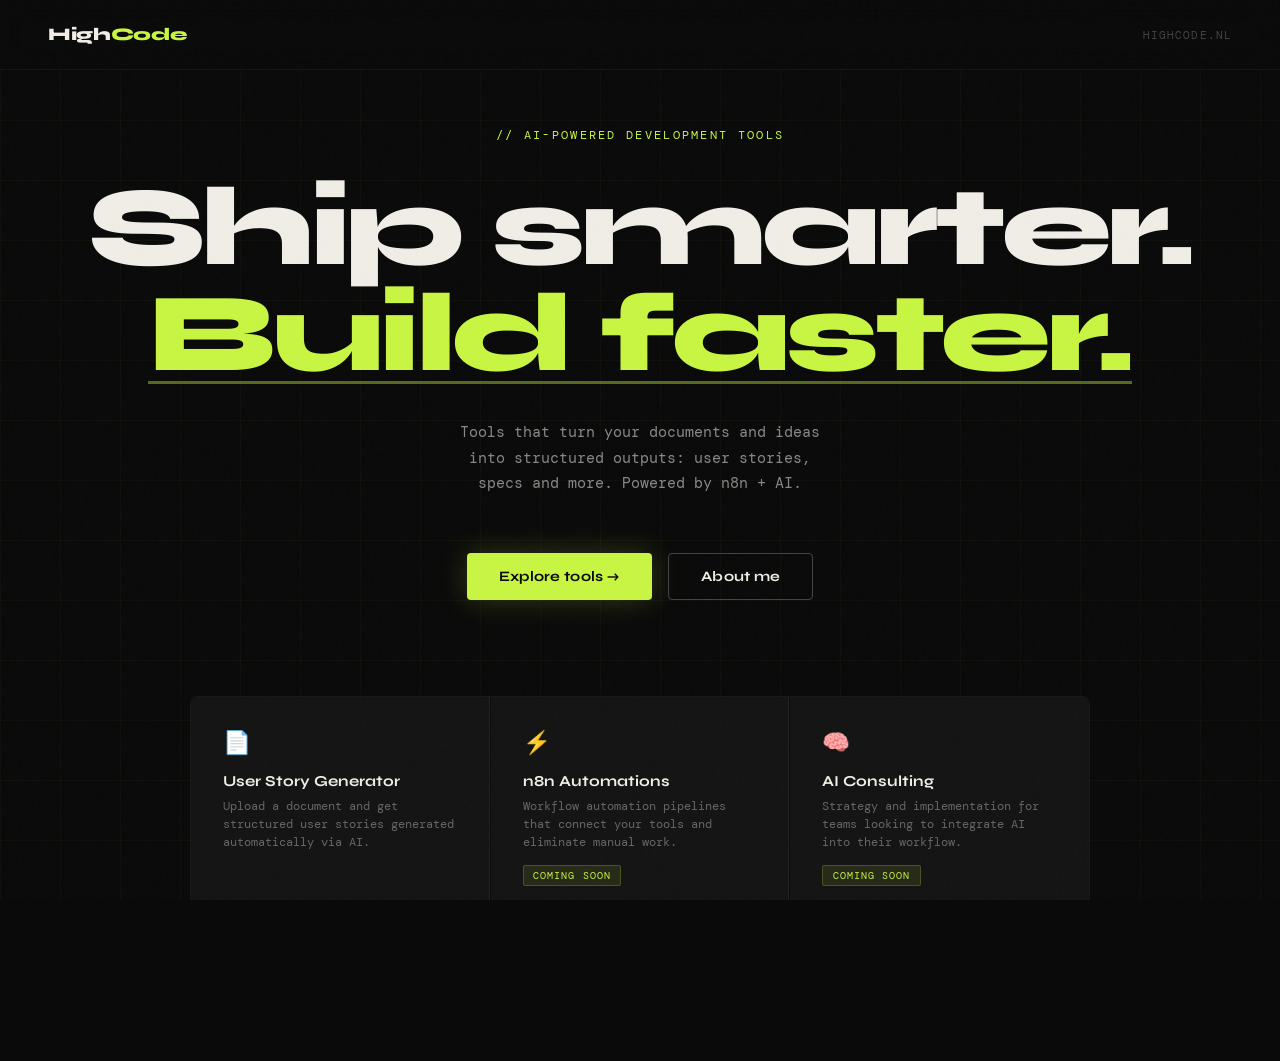
<file: index.html>
<!DOCTYPE html>
<html lang="en">
<head>
  <meta charset="UTF-8" />
  <meta name="viewport" content="width=device-width, initial-scale=1.0" />
  <title>HighCode · AI-Powered Development</title>
  <link href="https://fonts.googleapis.com/css2?family=Syne:wght@400;700;800&family=DM+Mono:ital@0;1&display=swap" rel="stylesheet" />
  <style>
    *, *::before, *::after { box-sizing: border-box; margin: 0; padding: 0; }

    :root {
      --bg: #0a0a0a;
      --fg: #f0ede6;
      --accent: #c8f542;
      --muted: #444;
      --card: #141414;
    }

    html, body {
      height: 100%;
      background: var(--bg);
      color: var(--fg);
      font-family: 'Syne', sans-serif;
      overflow-x: hidden;
    }

    /* Noise overlay */
    body::before {
      content: '';
      position: fixed;
      inset: 0;
      background-image: url("data:image/svg+xml,%3Csvg viewBox='0 0 256 256' xmlns='http://www.w3.org/2000/svg'%3E%3Cfilter id='noise'%3E%3CfeTurbulence type='fractalNoise' baseFrequency='0.9' numOctaves='4' stitchTiles='stitch'/%3E%3C/filter%3E%3Crect width='100%25' height='100%25' filter='url(%23noise)' opacity='0.04'/%3E%3C/svg%3E");
      pointer-events: none;
      z-index: 999;
      opacity: 0.4;
    }

    /* Grid background */
    body::after {
      content: '';
      position: fixed;
      inset: 0;
      background-image:
        linear-gradient(rgba(200,245,66,0.03) 1px, transparent 1px),
        linear-gradient(90deg, rgba(200,245,66,0.03) 1px, transparent 1px);
      background-size: 60px 60px;
      pointer-events: none;
      z-index: 0;
    }

    nav {
      position: fixed;
      top: 0;
      left: 0;
      right: 0;
      z-index: 100;
      display: flex;
      align-items: center;
      justify-content: space-between;
      padding: 1.5rem 3rem;
      border-bottom: 1px solid rgba(255,255,255,0.05);
      background: rgba(10,10,10,0.8);
      backdrop-filter: blur(12px);
    }

    .logo {
      font-size: 1.1rem;
      font-weight: 800;
      letter-spacing: -0.02em;
    }

    .logo span { color: var(--accent); }

    .nav-tag {
      font-family: 'DM Mono', monospace;
      font-size: 0.7rem;
      color: var(--muted);
      letter-spacing: 0.1em;
      text-transform: uppercase;
    }

    main {
      position: relative;
      z-index: 1;
      min-height: 100vh;
      display: flex;
      flex-direction: column;
      align-items: center;
      justify-content: center;
      padding: 8rem 2rem 4rem;
      text-align: center;
    }

    .eyebrow {
      font-family: 'DM Mono', monospace;
      font-size: 0.72rem;
      letter-spacing: 0.2em;
      text-transform: uppercase;
      color: var(--accent);
      margin-bottom: 2rem;
      opacity: 0;
      animation: fadeUp 0.6s ease forwards 0.1s;
    }

    h1 {
      font-size: clamp(3rem, 9vw, 7rem);
      font-weight: 800;
      line-height: 0.95;
      letter-spacing: -0.04em;
      max-width: 14ch;
      margin-bottom: 2rem;
      opacity: 0;
      animation: fadeUp 0.6s ease forwards 0.25s;
    }

    h1 em {
      font-style: normal;
      color: var(--accent);
      position: relative;
      display: inline-block;
    }

    h1 em::after {
      content: '';
      position: absolute;
      bottom: 4px;
      left: 0;
      right: 0;
      height: 3px;
      background: var(--accent);
      opacity: 0.4;
    }

    .subtitle {
      font-family: 'DM Mono', monospace;
      font-size: 0.95rem;
      color: #888;
      max-width: 42ch;
      line-height: 1.7;
      margin-bottom: 3.5rem;
      opacity: 0;
      animation: fadeUp 0.6s ease forwards 0.4s;
    }

    .cta-group {
      display: flex;
      gap: 1rem;
      flex-wrap: wrap;
      justify-content: center;
      opacity: 0;
      animation: fadeUp 0.6s ease forwards 0.55s;
    }

    .btn {
      display: inline-flex;
      align-items: center;
      gap: 0.5rem;
      padding: 0.85rem 2rem;
      font-family: 'Syne', sans-serif;
      font-size: 0.9rem;
      font-weight: 700;
      letter-spacing: 0.02em;
      border-radius: 4px;
      cursor: pointer;
      text-decoration: none;
      transition: transform 0.15s ease, box-shadow 0.15s ease;
    }

    .btn:hover { transform: translateY(-2px); }

    .btn-primary {
      background: var(--accent);
      color: #0a0a0a;
      border: none;
      box-shadow: 0 0 30px rgba(200,245,66,0.2);
    }

    .btn-primary:hover {
      box-shadow: 0 0 40px rgba(200,245,66,0.35);
    }

    .btn-secondary {
      background: transparent;
      color: var(--fg);
      border: 1px solid var(--muted);
    }

    .btn-secondary:hover {
      border-color: var(--fg);
    }

    /* Cards */
    .cards {
      display: grid;
      grid-template-columns: repeat(3, 1fr);
      gap: 1px;
      max-width: 900px;
      width: 100%;
      margin-top: 6rem;
      border: 1px solid rgba(255,255,255,0.06);
      border-radius: 8px;
      overflow: hidden;
      opacity: 0;
      animation: fadeUp 0.6s ease forwards 0.7s;
    }

    .card {
      background: var(--card);
      padding: 2rem;
      text-align: left;
      border-right: 1px solid rgba(255,255,255,0.06);
    }

    .card:last-child { border-right: none; }

    a.card {
      text-decoration: none;
      color: inherit;
      display: block;
      transition: transform 0.25s ease, background 0.25s ease;
    }

    a.card:hover {
      transform: translateY(-2px);
      background: rgba(255,255,255,0.04);
    }

    a.card:focus-visible {
      outline: 1px solid var(--accent);
      outline-offset: -1px;
    }

    .card-icon {
      font-size: 1.4rem;
      margin-bottom: 1rem;
    }

    .card-title {
      font-size: 0.95rem;
      font-weight: 700;
      margin-bottom: 0.5rem;
    }

    .card-desc {
      font-family: 'DM Mono', monospace;
      font-size: 0.72rem;
      color: #666;
      line-height: 1.6;
    }

    /* Coming soon badge */
    .badge {
      display: inline-block;
      font-family: 'DM Mono', monospace;
      font-size: 0.65rem;
      letter-spacing: 0.1em;
      text-transform: uppercase;
      background: rgba(200,245,66,0.1);
      color: var(--accent);
      border: 1px solid rgba(200,245,66,0.2);
      padding: 0.2rem 0.6rem;
      border-radius: 2px;
      margin-top: 0.75rem;
      display: inline-block;
    }

    footer {
      position: relative;
      z-index: 1;
      text-align: center;
      padding: 2rem;
      font-family: 'DM Mono', monospace;
      font-size: 0.7rem;
      color: var(--muted);
      letter-spacing: 0.05em;
    }

    @keyframes fadeUp {
      from { opacity: 0; transform: translateY(20px); }
      to   { opacity: 1; transform: translateY(0); }
    }

    @media (max-width: 640px) {
      nav { padding: 1.25rem 1.5rem; }
      .cards { grid-template-columns: 1fr; }
      .card { border-right: none; border-bottom: 1px solid rgba(255,255,255,0.06); }
      .card:last-child { border-bottom: none; }
    }
  </style>
</head>
<body>

  <nav>
    <div class="logo">High<span>Code</span></div>
    <div class="nav-tag">highcode.nl</div>
  </nav>

  <main>
    <div class="eyebrow">// AI-powered development tools</div>

    <h1>Ship smarter.<br /><em>Build faster.</em></h1>

    <p class="subtitle">
      Tools that turn your documents and ideas into structured outputs:
      user stories, specs and more. Powered by n8n + AI.
    </p>

    <div class="cta-group">
      <a href="#tools" class="btn btn-primary">
        Explore tools →
      </a>
      <a href="https://roshanragunath.com" class="btn btn-secondary" target="_blank">
        About me
      </a>
    </div>

    <div class="cards" id="tools">
      <a class="card" href="https://stories.highcode.nl">
        <div class="card-icon">📄</div>
        <div class="card-title">User Story Generator</div>
        <div class="card-desc">Upload a document and get structured user stories generated automatically via AI.</div>
      </a>
      <div class="card">
        <div class="card-icon">⚡</div>
        <div class="card-title">n8n Automations</div>
        <div class="card-desc">Workflow automation pipelines that connect your tools and eliminate manual work.</div>
        <span class="badge">Coming soon</span>
      </div>
      <div class="card">
        <div class="card-icon">🧠</div>
        <div class="card-title">AI Consulting</div>
        <div class="card-desc">Strategy and implementation for teams looking to integrate AI into their workflow.</div>
        <span class="badge">Coming soon</span>
      </div>
    </div>
  </main>

  <footer>
    © 2026 HighCode · highcode.nl · Built by Roshan Ragunath
  </footer>

</body>
</html>
</file>
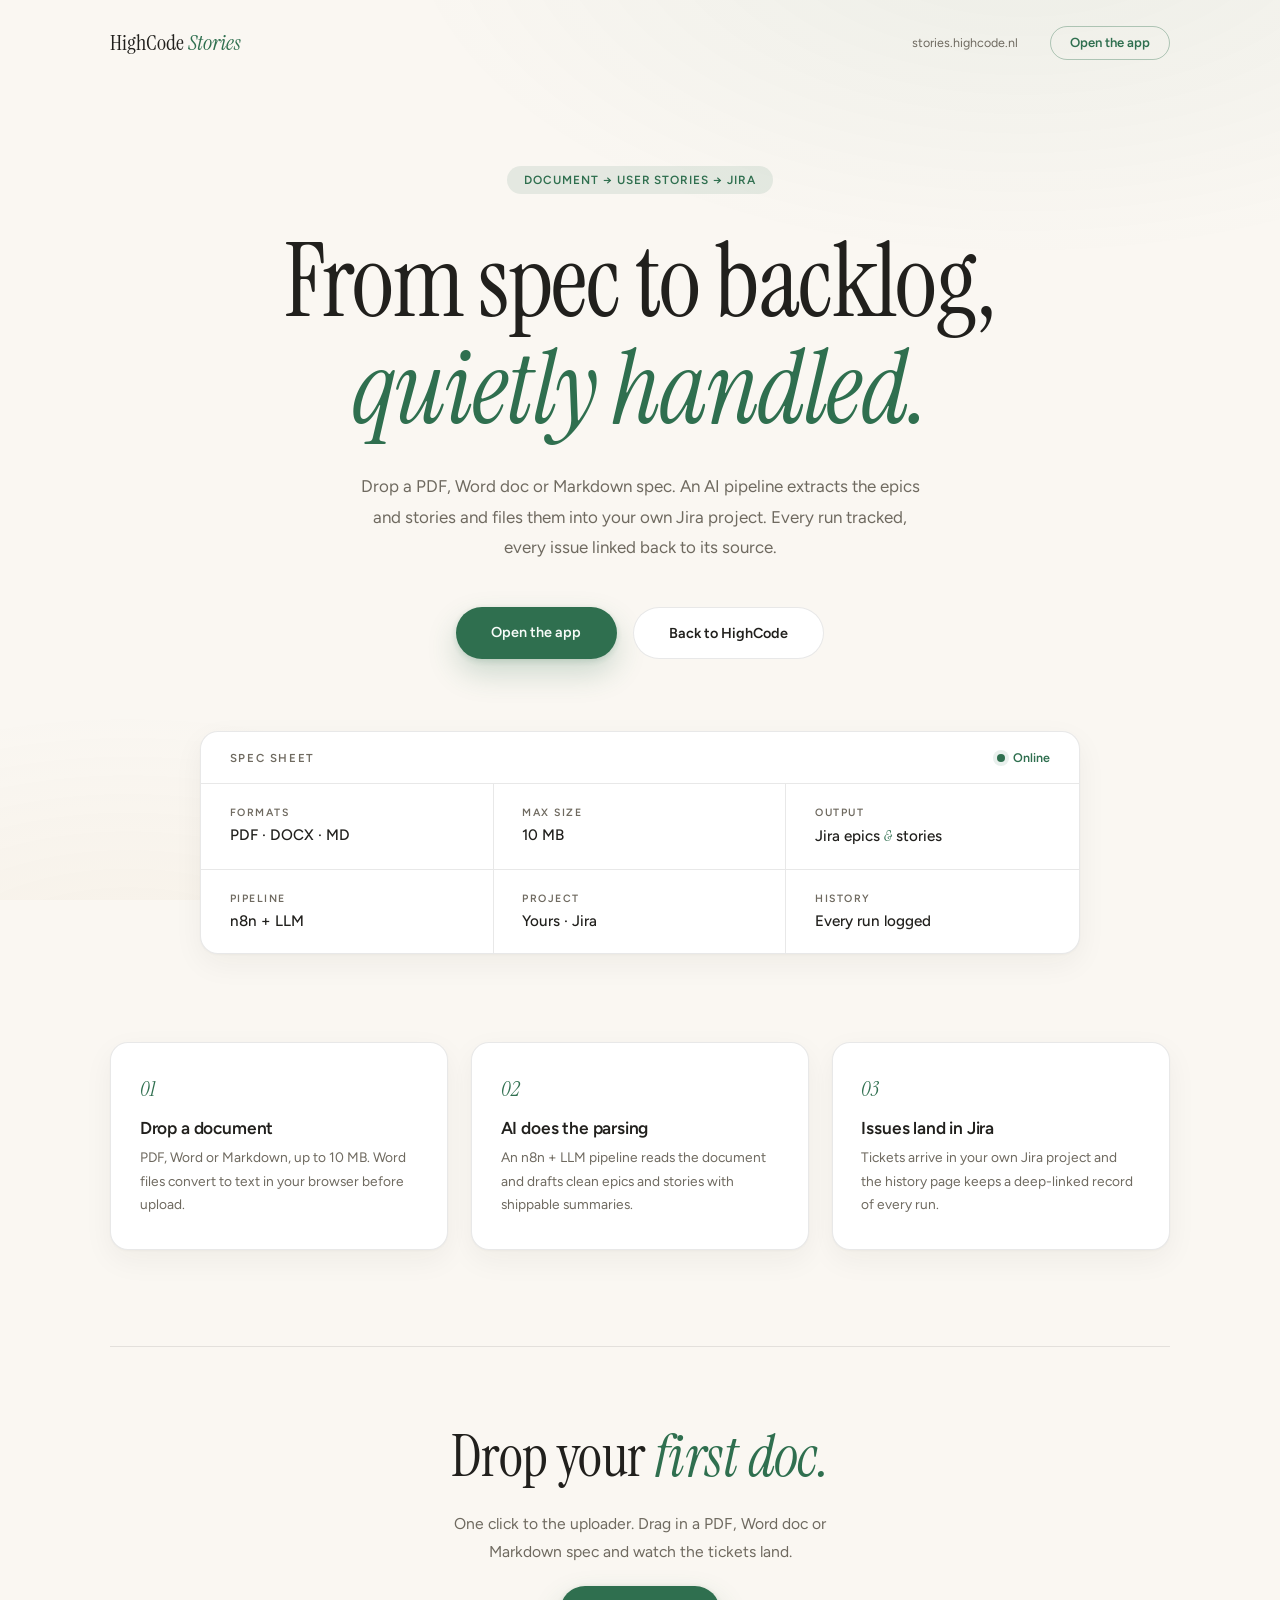
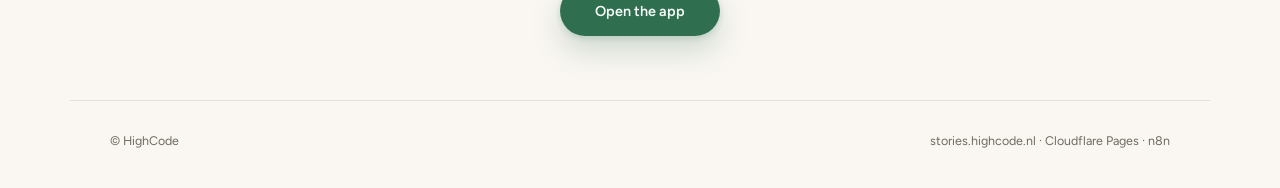
<file: highcode-stories/index.html>
<!DOCTYPE html>
<html lang="en">
<head>
  <meta charset="UTF-8" />
  <meta name="viewport" content="width=device-width, initial-scale=1.0" />
  <meta name="description" content="Stories turns documents into Jira user stories. A HighCode tool." />
  <title>Stories · HighCode</title>

  <link rel="preconnect" href="https://fonts.googleapis.com" />
  <link rel="preconnect" href="https://fonts.gstatic.com" crossorigin />
  <link href="https://fonts.googleapis.com/css2?family=Instrument+Serif:ital@0;1&family=Figtree:wght@400;500;600&display=swap" rel="stylesheet" />

  <style>
    *, *::before, *::after { box-sizing: border-box; margin: 0; padding: 0; }

    :root {
      --bg: #faf7f2;
      --ink: #21201d;
      --ink-soft: #6f6a60;
      --pine: #2f6f4f;
      --pine-deep: #275e43;
      --pine-soft: rgba(47, 111, 79, 0.1);
      --line: rgba(33, 32, 29, 0.1);
      --card: #ffffff;
    }

    html, body {
      background: var(--bg);
      color: var(--ink);
      font-family: 'Figtree', sans-serif;
      min-height: 100%;
      overflow-x: hidden;
    }

    /* soft radial wash */
    body::before {
      content: '';
      position: fixed;
      inset: 0;
      background:
        radial-gradient(900px 500px at 80% -10%, rgba(47, 111, 79, 0.07), transparent 70%),
        radial-gradient(700px 400px at 10% 110%, rgba(196, 148, 70, 0.06), transparent 70%);
      pointer-events: none;
      z-index: 0;
    }

    nav {
      position: relative;
      z-index: 2;
      max-width: 1140px;
      margin: 0 auto;
      display: flex;
      justify-content: space-between;
      align-items: center;
      padding: 1.6rem 2.5rem;
    }
    .logo {
      font-family: 'Instrument Serif', serif;
      font-size: 1.35rem;
      color: var(--ink);
      text-decoration: none;
    }
    .logo em { color: var(--pine); }
    .nav-right { display: flex; gap: 2rem; align-items: center; }
    .nav-tag { font-size: 0.78rem; color: var(--ink-soft); }
    .nav-cta {
      font-size: 0.82rem;
      font-weight: 600;
      color: var(--pine);
      text-decoration: none;
      padding: 0.55rem 1.2rem;
      border-radius: 999px;
      border: 1px solid rgba(47, 111, 79, 0.35);
      transition: background 0.18s ease;
    }
    .nav-cta:hover { background: var(--pine-soft); }
    .nav-cta:focus-visible { outline: 2px solid var(--pine); outline-offset: 2px; }

    main {
      position: relative;
      z-index: 1;
      max-width: 1140px;
      margin: 0 auto;
      padding: 5rem 2.5rem 5rem;
      text-align: center;
    }

    .pill {
      display: inline-block;
      font-size: 0.74rem;
      font-weight: 600;
      letter-spacing: 0.08em;
      text-transform: uppercase;
      color: var(--pine);
      background: var(--pine-soft);
      border-radius: 999px;
      padding: 0.45rem 1.1rem;
      margin-bottom: 2.2rem;
      opacity: 0;
      animation: fadeUp 0.7s cubic-bezier(0.16, 1, 0.3, 1) forwards 0.1s;
    }

    h1 {
      font-family: 'Instrument Serif', serif;
      font-weight: 400;
      font-size: clamp(3.2rem, 8vw, 6.4rem);
      line-height: 1.04;
      letter-spacing: -0.015em;
      max-width: 17ch;
      margin: 0 auto 1.8rem;
      opacity: 0;
      animation: fadeUp 0.7s cubic-bezier(0.16, 1, 0.3, 1) forwards 0.2s;
    }
    h1 em { color: var(--pine); }

    .lede {
      font-size: 1.06rem;
      line-height: 1.8;
      color: var(--ink-soft);
      max-width: 52ch;
      margin: 0 auto 2.8rem;
      opacity: 0;
      animation: fadeUp 0.7s cubic-bezier(0.16, 1, 0.3, 1) forwards 0.32s;
    }

    .cta-row {
      display: flex;
      gap: 1rem;
      justify-content: center;
      flex-wrap: wrap;
      margin-bottom: 4.5rem;
      opacity: 0;
      animation: fadeUp 0.7s cubic-bezier(0.16, 1, 0.3, 1) forwards 0.44s;
    }
    .btn {
      font-size: 0.9rem;
      font-weight: 600;
      padding: 1rem 2.2rem;
      border-radius: 999px;
      text-decoration: none;
      transition: transform 0.18s ease, box-shadow 0.18s ease;
    }
    .btn:hover { transform: translateY(-2px); }
    .btn:active { transform: translateY(0); }
    .btn:focus-visible { outline: 2px solid var(--pine); outline-offset: 3px; }
    .btn-primary {
      background: var(--pine);
      color: #f6fbf8;
      box-shadow: 0 14px 30px rgba(47, 111, 79, 0.22), 0 2px 6px rgba(47, 111, 79, 0.18);
    }
    .btn-primary:hover {
      background: var(--pine-deep);
      box-shadow: 0 18px 40px rgba(47, 111, 79, 0.3);
    }
    .btn-ghost {
      color: var(--ink);
      border: 1px solid var(--line);
      background: var(--card);
    }
    .btn-ghost:hover { border-color: rgba(33, 32, 29, 0.3); }

    /* Spec sheet */
    .spec-sheet {
      max-width: 880px;
      margin: 0 auto 5.5rem;
      background: var(--card);
      border: 1px solid var(--line);
      border-radius: 18px;
      box-shadow: 0 10px 30px rgba(33, 32, 29, 0.05), 0 1px 3px rgba(33, 32, 29, 0.04);
      text-align: left;
      overflow: hidden;
      opacity: 0;
      animation: fadeUp 0.7s cubic-bezier(0.16, 1, 0.3, 1) forwards 0.56s;
    }

    .spec-header {
      display: flex;
      justify-content: space-between;
      align-items: center;
      padding: 1.1rem 1.8rem;
      border-bottom: 1px solid var(--line);
    }
    .spec-title {
      font-size: 0.72rem;
      font-weight: 600;
      letter-spacing: 0.14em;
      text-transform: uppercase;
      color: var(--ink-soft);
    }
    .spec-status {
      display: inline-flex;
      align-items: center;
      gap: 0.5rem;
      font-size: 0.78rem;
      font-weight: 600;
      color: var(--pine);
    }
    .spec-status .dot {
      width: 8px;
      height: 8px;
      border-radius: 50%;
      background: var(--pine);
      box-shadow: 0 0 0 4px var(--pine-soft);
    }

    .spec-grid {
      display: grid;
      grid-template-columns: repeat(3, 1fr);
    }
    .spec-cell {
      padding: 1.4rem 1.8rem;
      border-right: 1px solid var(--line);
      border-bottom: 1px solid var(--line);
    }
    .spec-cell:nth-child(3n) { border-right: none; }
    .spec-cell:nth-child(n+4) { border-bottom: none; }

    .spec-key {
      font-size: 0.66rem;
      font-weight: 600;
      letter-spacing: 0.14em;
      text-transform: uppercase;
      color: var(--ink-soft);
      margin-bottom: 0.45rem;
    }
    .spec-val {
      font-size: 0.95rem;
      font-weight: 500;
      color: var(--ink);
    }
    .spec-val em {
      font-family: 'Instrument Serif', serif;
      font-style: italic;
      color: var(--pine);
    }

    /* Steps */
    .steps {
      display: grid;
      grid-template-columns: repeat(3, 1fr);
      gap: 1.4rem;
      text-align: left;
      margin-bottom: 6rem;
    }
    .card {
      background: var(--card);
      border: 1px solid var(--line);
      border-radius: 18px;
      padding: 2rem 1.8rem;
      box-shadow: 0 10px 30px rgba(33, 32, 29, 0.05), 0 1px 3px rgba(33, 32, 29, 0.04);
      transition: transform 0.2s ease, box-shadow 0.2s ease;
    }
    .card:hover {
      transform: translateY(-4px);
      box-shadow: 0 18px 40px rgba(33, 32, 29, 0.08), 0 2px 5px rgba(33, 32, 29, 0.05);
    }
    .card .num {
      font-family: 'Instrument Serif', serif;
      font-style: italic;
      font-size: 1.3rem;
      color: var(--pine);
      margin-bottom: 1rem;
    }
    .card h3 {
      font-size: 1.08rem;
      font-weight: 600;
      margin-bottom: 0.55rem;
      letter-spacing: -0.01em;
    }
    .card p { font-size: 0.86rem; line-height: 1.7; color: var(--ink-soft); }

    /* Final CTA */
    .final {
      padding-top: 4.5rem;
      border-top: 1px solid var(--line);
    }
    .final h2 {
      font-family: 'Instrument Serif', serif;
      font-weight: 400;
      font-size: clamp(2.2rem, 5vw, 3.6rem);
      letter-spacing: -0.01em;
      margin-bottom: 1rem;
    }
    .final h2 em { color: var(--pine); }
    .final p {
      color: var(--ink-soft);
      max-width: 44ch;
      margin: 0 auto 2.2rem;
      line-height: 1.8;
      font-size: 0.98rem;
    }

    footer {
      position: relative;
      z-index: 1;
      max-width: 1140px;
      margin: 0 auto;
      padding: 2rem 2.5rem 2.5rem;
      border-top: 1px solid var(--line);
      display: flex;
      justify-content: space-between;
      font-size: 0.78rem;
      color: var(--ink-soft);
    }
    footer a { color: var(--ink-soft); text-decoration: none; }
    footer a:hover { color: var(--pine); }
    footer a:focus-visible { outline: 1px solid var(--pine); outline-offset: 2px; }

    @keyframes fadeUp {
      from { opacity: 0; transform: translateY(22px); }
      to   { opacity: 1; transform: translateY(0); }
    }

    @media (max-width: 860px) {
      nav { padding: 1.25rem 1.5rem; }
      .nav-tag { display: none; }
      main { padding: 3.5rem 1.5rem 4rem; }
      .steps { grid-template-columns: 1fr; }
      .spec-grid { grid-template-columns: 1fr 1fr; }
      .spec-cell { border-right: none; }
      .spec-cell:nth-child(odd) { border-right: 1px solid var(--line); }
      .spec-cell:nth-child(n+4) { border-bottom: 1px solid var(--line); }
      .spec-cell:nth-child(n+5) { border-bottom: none; }
      footer { flex-direction: column; gap: 0.5rem; text-align: center; padding: 1.5rem; }
    }
  </style>
</head>
<body>

  <nav>
    <a href="https://highcode.nl" class="logo">HighCode <em>Stories</em></a>
    <div class="nav-right">
      <span class="nav-tag">stories.highcode.nl</span>
      <a href="/app" class="nav-cta">Open the app</a>
    </div>
  </nav>

  <main>

    <!-- HERO -->
    <span class="pill">Document → user stories → Jira</span>

    <h1>From spec to backlog, <em>quietly handled.</em></h1>

    <p class="lede">
      Drop a PDF, Word doc or Markdown spec. An AI pipeline extracts the
      epics and stories and files them into your own Jira project. Every run
      tracked, every issue linked back to its source.
    </p>

    <div class="cta-row">
      <a href="/app" class="btn btn-primary">Open the app</a>
      <a href="https://highcode.nl" class="btn btn-ghost">Back to HighCode</a>
    </div>

    <!-- SPEC SHEET -->
    <section class="spec-sheet" aria-label="Specifications">
      <div class="spec-header">
        <span class="spec-title">Spec sheet</span>
        <span class="spec-status"><span class="dot" aria-hidden="true"></span> Online</span>
      </div>
      <div class="spec-grid">
        <div class="spec-cell">
          <div class="spec-key">Formats</div>
          <div class="spec-val">PDF · DOCX · MD</div>
        </div>
        <div class="spec-cell">
          <div class="spec-key">Max size</div>
          <div class="spec-val">10 MB</div>
        </div>
        <div class="spec-cell">
          <div class="spec-key">Output</div>
          <div class="spec-val">Jira epics <em>&amp;</em> stories</div>
        </div>
        <div class="spec-cell">
          <div class="spec-key">Pipeline</div>
          <div class="spec-val">n8n + LLM</div>
        </div>
        <div class="spec-cell">
          <div class="spec-key">Project</div>
          <div class="spec-val">Yours · Jira</div>
        </div>
        <div class="spec-cell">
          <div class="spec-key">History</div>
          <div class="spec-val">Every run logged</div>
        </div>
      </div>
    </section>

    <!-- HOW IT WORKS -->
    <section class="steps" aria-label="How it works">
      <article class="card">
        <div class="num">01</div>
        <h3>Drop a document</h3>
        <p>PDF, Word or Markdown, up to 10 MB. Word files convert to text in your browser before upload.</p>
      </article>
      <article class="card">
        <div class="num">02</div>
        <h3>AI does the parsing</h3>
        <p>An n8n + LLM pipeline reads the document and drafts clean epics and stories with shippable summaries.</p>
      </article>
      <article class="card">
        <div class="num">03</div>
        <h3>Issues land in Jira</h3>
        <p>Tickets arrive in your own Jira project and the history page keeps a deep-linked record of every run.</p>
      </article>
    </section>

    <!-- FINAL CTA -->
    <section class="final">
      <h2>Drop your <em>first doc.</em></h2>
      <p>
        One click to the uploader. Drag in a PDF, Word doc or Markdown spec
        and watch the tickets land.
      </p>
      <a href="/app" class="btn btn-primary">Open the app</a>
    </section>

  </main>

  <footer>
    <div>© <a href="https://highcode.nl">HighCode</a></div>
    <div>stories.highcode.nl · Cloudflare Pages · n8n</div>
  </footer>

</body>
</html>
</file>
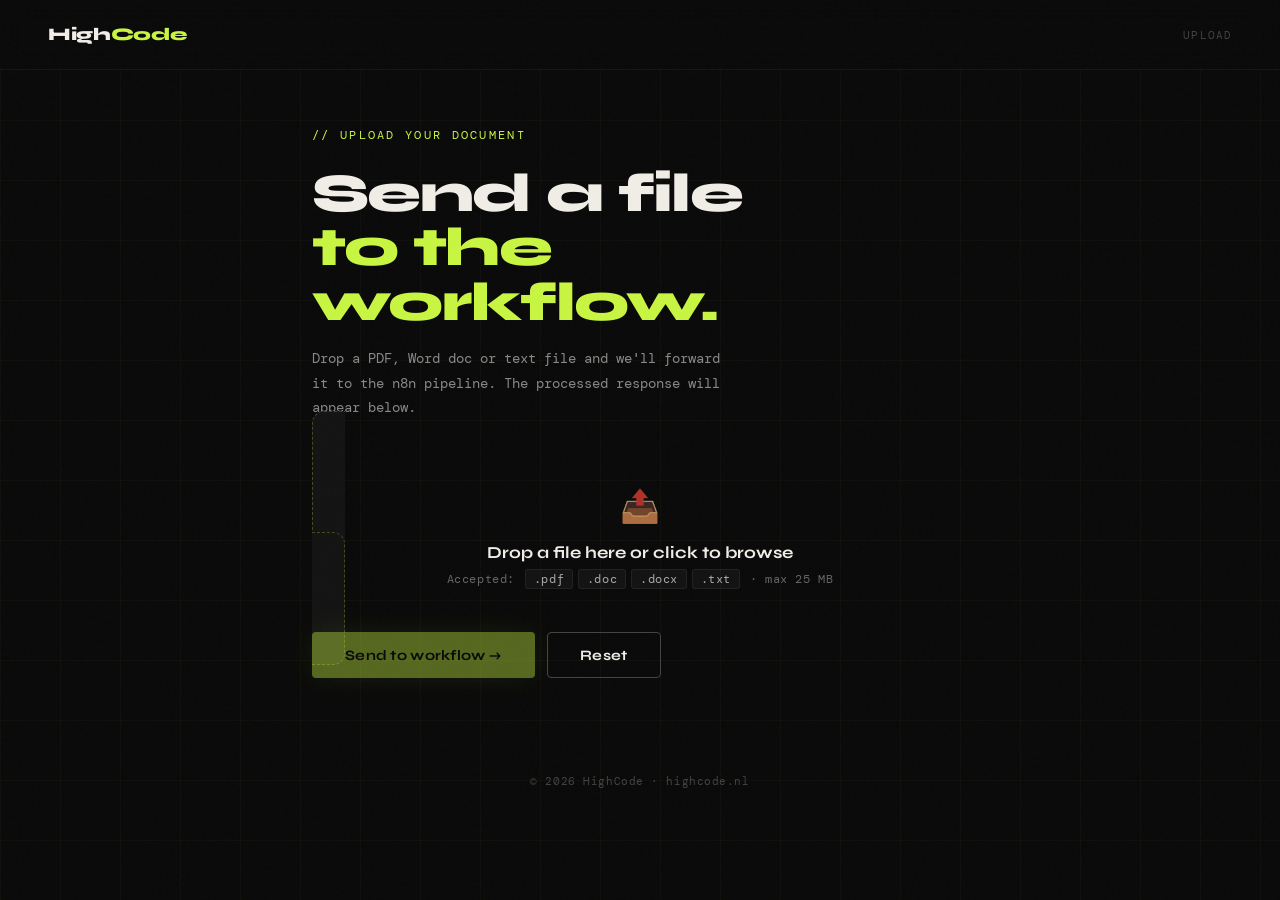
<file: upload.html>
<!DOCTYPE html>
<html lang="en">
<head>
  <meta charset="UTF-8" />
  <meta name="viewport" content="width=device-width, initial-scale=1.0" />
  <title>Upload · HighCode</title>
  <link href="https://fonts.googleapis.com/css2?family=Syne:wght@400;700;800&family=DM+Mono:ital@0;1&display=swap" rel="stylesheet" />
  <style>
    *, *::before, *::after { box-sizing: border-box; margin: 0; padding: 0; }

    :root {
      --bg: #0a0a0a;
      --fg: #f0ede6;
      --accent: #c8f542;
      --muted: #444;
      --card: #141414;
      --danger: #f55c5c;
      --success: #c8f542;
    }

    html, body {
      min-height: 100%;
      background: var(--bg);
      color: var(--fg);
      font-family: 'Syne', sans-serif;
      overflow-x: hidden;
    }

    body::before {
      content: '';
      position: fixed;
      inset: 0;
      background-image: url("data:image/svg+xml,%3Csvg viewBox='0 0 256 256' xmlns='http://www.w3.org/2000/svg'%3E%3Cfilter id='noise'%3E%3CfeTurbulence type='fractalNoise' baseFrequency='0.9' numOctaves='4' stitchTiles='stitch'/%3E%3C/filter%3E%3Crect width='100%25' height='100%25' filter='url(%23noise)' opacity='0.04'/%3E%3C/svg%3E");
      pointer-events: none;
      z-index: 999;
      opacity: 0.4;
    }

    body::after {
      content: '';
      position: fixed;
      inset: 0;
      background-image:
        linear-gradient(rgba(200,245,66,0.03) 1px, transparent 1px),
        linear-gradient(90deg, rgba(200,245,66,0.03) 1px, transparent 1px);
      background-size: 60px 60px;
      pointer-events: none;
      z-index: 0;
    }

    nav {
      position: fixed;
      top: 0; left: 0; right: 0;
      z-index: 100;
      display: flex;
      align-items: center;
      justify-content: space-between;
      padding: 1.5rem 3rem;
      border-bottom: 1px solid rgba(255,255,255,0.05);
      background: rgba(10,10,10,0.8);
      backdrop-filter: blur(12px);
    }

    .logo {
      font-size: 1.1rem;
      font-weight: 800;
      letter-spacing: -0.02em;
      text-decoration: none;
      color: var(--fg);
    }
    .logo span { color: var(--accent); }

    .nav-tag {
      font-family: 'DM Mono', monospace;
      font-size: 0.7rem;
      color: var(--muted);
      letter-spacing: 0.1em;
      text-transform: uppercase;
    }

    main {
      position: relative;
      z-index: 1;
      max-width: 720px;
      margin: 0 auto;
      padding: 8rem 2rem 4rem;
    }

    .eyebrow {
      font-family: 'DM Mono', monospace;
      font-size: 0.72rem;
      letter-spacing: 0.2em;
      text-transform: uppercase;
      color: var(--accent);
      margin-bottom: 1.5rem;
    }

    h1 {
      font-size: clamp(2.2rem, 5vw, 3.4rem);
      font-weight: 800;
      line-height: 1;
      letter-spacing: -0.03em;
      margin-bottom: 1rem;
    }
    h1 em { font-style: normal; color: var(--accent); }

    .subtitle {
      font-family: 'DM Mono', monospace;
      font-size: 0.9rem;
      color: #888;
      line-height: 1.7;
      margin-bottom: 3rem;
      max-width: 52ch;
    }

    /* Drop zone */
    .dropzone {
      position: relative;
      border: 1.5px dashed rgba(200,245,66,0.25);
      border-radius: 12px;
      background: var(--card);
      padding: 3.5rem 2rem;
      text-align: center;
      cursor: pointer;
      transition: border-color 0.2s ease, background 0.2s ease, transform 0.15s ease;
    }
    .dropzone:hover {
      border-color: rgba(200,245,66,0.5);
      background: #181818;
    }
    .dropzone.dragover {
      border-color: var(--accent);
      background: rgba(200,245,66,0.04);
      transform: scale(1.005);
    }
    .dropzone input[type=file] { display: none; }

    .dropzone-icon {
      font-size: 2rem;
      margin-bottom: 1rem;
      opacity: 0.7;
    }
    .dropzone-title {
      font-size: 1.05rem;
      font-weight: 700;
      margin-bottom: 0.4rem;
    }
    .dropzone-hint {
      font-family: 'DM Mono', monospace;
      font-size: 0.72rem;
      color: #666;
      letter-spacing: 0.05em;
    }
    .dropzone-hint .pill {
      display: inline-block;
      padding: 0.1rem 0.5rem;
      margin: 0 0.15rem;
      background: rgba(255,255,255,0.04);
      border: 1px solid rgba(255,255,255,0.06);
      border-radius: 3px;
      color: #aaa;
    }

    /* Selected file */
    .file-preview {
      margin-top: 1.5rem;
      padding: 1rem 1.25rem;
      background: var(--card);
      border: 1px solid rgba(255,255,255,0.06);
      border-radius: 8px;
      display: none;
      align-items: center;
      gap: 1rem;
    }
    .file-preview.visible { display: flex; }
    .file-icon {
      width: 40px; height: 40px;
      border-radius: 6px;
      background: rgba(200,245,66,0.1);
      color: var(--accent);
      display: grid; place-items: center;
      font-family: 'DM Mono', monospace;
      font-size: 0.7rem;
      font-weight: 700;
      letter-spacing: 0.05em;
      flex-shrink: 0;
    }
    .file-meta { flex: 1; min-width: 0; }
    .file-name {
      font-size: 0.9rem;
      font-weight: 700;
      white-space: nowrap;
      overflow: hidden;
      text-overflow: ellipsis;
    }
    .file-size {
      font-family: 'DM Mono', monospace;
      font-size: 0.7rem;
      color: #777;
      margin-top: 0.15rem;
    }
    .file-remove {
      background: none;
      border: none;
      color: #777;
      cursor: pointer;
      font-size: 1.2rem;
      padding: 0.25rem 0.5rem;
      transition: color 0.15s ease;
    }
    .file-remove:hover { color: var(--danger); }

    /* Actions */
    .actions {
      margin-top: 1.5rem;
      display: flex;
      gap: 0.75rem;
      flex-wrap: wrap;
    }
    .btn {
      display: inline-flex;
      align-items: center;
      gap: 0.5rem;
      padding: 0.85rem 2rem;
      font-family: 'Syne', sans-serif;
      font-size: 0.9rem;
      font-weight: 700;
      letter-spacing: 0.02em;
      border-radius: 4px;
      cursor: pointer;
      text-decoration: none;
      border: 1px solid transparent;
      transition: transform 0.15s ease, box-shadow 0.15s ease, opacity 0.15s ease;
    }
    .btn:hover:not(:disabled) { transform: translateY(-2px); }
    .btn:disabled { opacity: 0.4; cursor: not-allowed; }
    .btn-primary {
      background: var(--accent);
      color: #0a0a0a;
      box-shadow: 0 0 30px rgba(200,245,66,0.2);
    }
    .btn-primary:hover:not(:disabled) { box-shadow: 0 0 40px rgba(200,245,66,0.4); }
    .btn-secondary {
      background: transparent;
      color: var(--fg);
      border-color: var(--muted);
    }
    .btn-secondary:hover:not(:disabled) { border-color: var(--fg); }

    /* Status */
    .status {
      margin-top: 2rem;
      padding: 1.25rem 1.5rem;
      border-radius: 8px;
      border: 1px solid rgba(255,255,255,0.06);
      background: var(--card);
      font-family: 'DM Mono', monospace;
      font-size: 0.8rem;
      line-height: 1.6;
      display: none;
    }
    .status.visible { display: block; }
    .status.error { border-color: rgba(245,92,92,0.3); color: var(--danger); }
    .status.success { border-color: rgba(200,245,66,0.3); }
    .status.loading { color: #aaa; }

    .status-label {
      font-size: 0.65rem;
      letter-spacing: 0.15em;
      text-transform: uppercase;
      color: var(--muted);
      margin-bottom: 0.5rem;
    }
    .status.success .status-label { color: var(--accent); }
    .status.error .status-label { color: var(--danger); }

    .response-block {
      margin-top: 0.75rem;
      padding: 0.85rem 1rem;
      background: #0a0a0a;
      border: 1px solid rgba(255,255,255,0.04);
      border-radius: 4px;
      font-family: 'DM Mono', monospace;
      font-size: 0.75rem;
      color: #ccc;
      max-height: 320px;
      overflow: auto;
      white-space: pre-wrap;
      word-break: break-word;
    }

    .spinner {
      display: inline-block;
      width: 12px; height: 12px;
      border: 2px solid rgba(200,245,66,0.2);
      border-top-color: var(--accent);
      border-radius: 50%;
      animation: spin 0.6s linear infinite;
      margin-right: 0.5rem;
      vertical-align: -2px;
    }

    @keyframes spin { to { transform: rotate(360deg); } }

    footer {
      position: relative;
      z-index: 1;
      text-align: center;
      padding: 2rem;
      font-family: 'DM Mono', monospace;
      font-size: 0.7rem;
      color: var(--muted);
      letter-spacing: 0.05em;
    }

    @media (max-width: 640px) {
      nav { padding: 1.25rem 1.5rem; }
      main { padding-top: 6rem; }
      .dropzone { padding: 2.5rem 1.25rem; }
    }
  </style>
</head>
<body>

  <nav>
    <a href="/" class="logo">High<span>Code</span></a>
    <div class="nav-tag">upload</div>
  </nav>

  <main>
    <div class="eyebrow">// upload your document</div>
    <h1>Send a file<br /><em>to the workflow.</em></h1>
    <p class="subtitle">
      Drop a PDF, Word doc or text file and we'll forward it to the n8n pipeline.
      The processed response will appear below.
    </p>

    <label class="dropzone" id="dropzone">
      <input type="file" id="file-input" accept=".pdf,.doc,.docx,.txt,application/pdf,application/msword,application/vnd.openxmlformats-officedocument.wordprocessingml.document,text/plain" />
      <div class="dropzone-icon">📤</div>
      <div class="dropzone-title">Drop a file here or click to browse</div>
      <div class="dropzone-hint">
        Accepted: <span class="pill">.pdf</span><span class="pill">.doc</span><span class="pill">.docx</span><span class="pill">.txt</span> · max 25 MB
      </div>
    </label>

    <div class="file-preview" id="file-preview">
      <div class="file-icon" id="file-icon">FILE</div>
      <div class="file-meta">
        <div class="file-name" id="file-name"></div>
        <div class="file-size" id="file-size"></div>
      </div>
      <button class="file-remove" id="file-remove" aria-label="Remove file">×</button>
    </div>

    <div class="actions">
      <button class="btn btn-primary" id="submit-btn" disabled>Send to workflow →</button>
      <button class="btn btn-secondary" id="reset-btn" type="button">Reset</button>
    </div>

    <div class="status" id="status"></div>
  </main>

  <footer>
    © 2026 HighCode · highcode.nl
  </footer>

  <script>
    // ──────────────────────────────────────────────────────────────
    // Configure your n8n webhook URL here.
    // In n8n: add a Webhook node, copy its Production URL, paste below.
    const WEBHOOK_URL = 'https://YOUR-N8N-INSTANCE/webhook/your-webhook-id';
    // ──────────────────────────────────────────────────────────────

    const MAX_BYTES = 25 * 1024 * 1024; // 25 MB
    const ACCEPTED_EXT = ['pdf', 'doc', 'docx', 'txt'];

    const dropzone   = document.getElementById('dropzone');
    const fileInput  = document.getElementById('file-input');
    const preview    = document.getElementById('file-preview');
    const fileName   = document.getElementById('file-name');
    const fileSize   = document.getElementById('file-size');
    const fileIcon   = document.getElementById('file-icon');
    const fileRemove = document.getElementById('file-remove');
    const submitBtn  = document.getElementById('submit-btn');
    const resetBtn   = document.getElementById('reset-btn');
    const statusEl   = document.getElementById('status');

    let currentFile = null;

    function formatBytes(b) {
      if (b < 1024) return b + ' B';
      if (b < 1024 * 1024) return (b / 1024).toFixed(1) + ' KB';
      return (b / (1024 * 1024)).toFixed(2) + ' MB';
    }

    function extOf(name) {
      const m = name.toLowerCase().match(/\.([a-z0-9]+)$/);
      return m ? m[1] : '';
    }

    function setStatus(kind, label, body) {
      statusEl.className = 'status visible ' + kind;
      const labelHtml = kind === 'loading'
        ? `<span class="spinner"></span>${label}`
        : label;
      statusEl.innerHTML = `<div class="status-label">${labelHtml}</div>` +
        (body ? `<div class="response-block">${body}</div>` : '');
    }

    function clearStatus() {
      statusEl.className = 'status';
      statusEl.innerHTML = '';
    }

    function escapeHtml(s) {
      return s.replace(/[&<>"']/g, c => ({
        '&': '&amp;', '<': '&lt;', '>': '&gt;', '"': '&quot;', "'": '&#39;'
      }[c]));
    }

    function selectFile(file) {
      if (!file) return;

      const ext = extOf(file.name);
      if (!ACCEPTED_EXT.includes(ext)) {
        setStatus('error', 'Unsupported file type',
          `.${ext || '(none)'} is not accepted. Use ${ACCEPTED_EXT.map(e => '.' + e).join(', ')}.`);
        return;
      }
      if (file.size > MAX_BYTES) {
        setStatus('error', 'File too large',
          `${formatBytes(file.size)} exceeds the 25 MB limit.`);
        return;
      }

      currentFile = file;
      fileName.textContent = file.name;
      fileSize.textContent = `${formatBytes(file.size)} · ${file.type || ext.toUpperCase()}`;
      fileIcon.textContent = ext.toUpperCase();
      preview.classList.add('visible');
      submitBtn.disabled = false;
      clearStatus();
    }

    function reset() {
      currentFile = null;
      fileInput.value = '';
      preview.classList.remove('visible');
      submitBtn.disabled = true;
      clearStatus();
    }

    // Click-to-select is handled by <label> wrapping the input.
    fileInput.addEventListener('change', (e) => {
      selectFile(e.target.files[0]);
    });

    // Drag and drop
    ['dragenter', 'dragover'].forEach(ev => {
      dropzone.addEventListener(ev, (e) => {
        e.preventDefault();
        e.stopPropagation();
        dropzone.classList.add('dragover');
      });
    });
    ['dragleave', 'drop'].forEach(ev => {
      dropzone.addEventListener(ev, (e) => {
        e.preventDefault();
        e.stopPropagation();
        if (ev === 'dragleave' && e.target !== dropzone) return;
        dropzone.classList.remove('dragover');
      });
    });
    dropzone.addEventListener('drop', (e) => {
      const file = e.dataTransfer.files[0];
      if (file) {
        // Sync to input for accessibility / form semantics
        const dt = new DataTransfer();
        dt.items.add(file);
        fileInput.files = dt.files;
        selectFile(file);
      }
    });

    fileRemove.addEventListener('click', (e) => {
      e.preventDefault();
      e.stopPropagation();
      reset();
    });

    resetBtn.addEventListener('click', reset);

    submitBtn.addEventListener('click', async () => {
      if (!currentFile) return;

      if (WEBHOOK_URL.includes('YOUR-N8N-INSTANCE')) {
        setStatus('error', 'Webhook not configured',
          'Set the WEBHOOK_URL constant at the top of the script in upload.html.');
        return;
      }

      submitBtn.disabled = true;
      resetBtn.disabled  = true;
      setStatus('loading', `Uploading ${currentFile.name}…`);

      try {
        const formData = new FormData();
        formData.append('file', currentFile, currentFile.name);
        formData.append('filename', currentFile.name);
        formData.append('mimetype', currentFile.type || '');
        formData.append('size', String(currentFile.size));

        const res = await fetch(WEBHOOK_URL, {
          method: 'POST',
          body: formData,
        });

        const contentType = res.headers.get('content-type') || '';
        let bodyText;
        if (contentType.includes('application/json')) {
          const json = await res.json();
          bodyText = JSON.stringify(json, null, 2);
        } else {
          bodyText = await res.text();
        }

        if (!res.ok) {
          setStatus('error', `Webhook returned ${res.status} ${res.statusText}`,
            escapeHtml(bodyText));
        } else {
          setStatus('success', 'Workflow response', escapeHtml(bodyText));
        }
      } catch (err) {
        setStatus('error', 'Network error', escapeHtml(err.message || String(err)));
      } finally {
        submitBtn.disabled = !currentFile;
        resetBtn.disabled  = false;
      }
    });
  </script>

</body>
</html>
</file>
